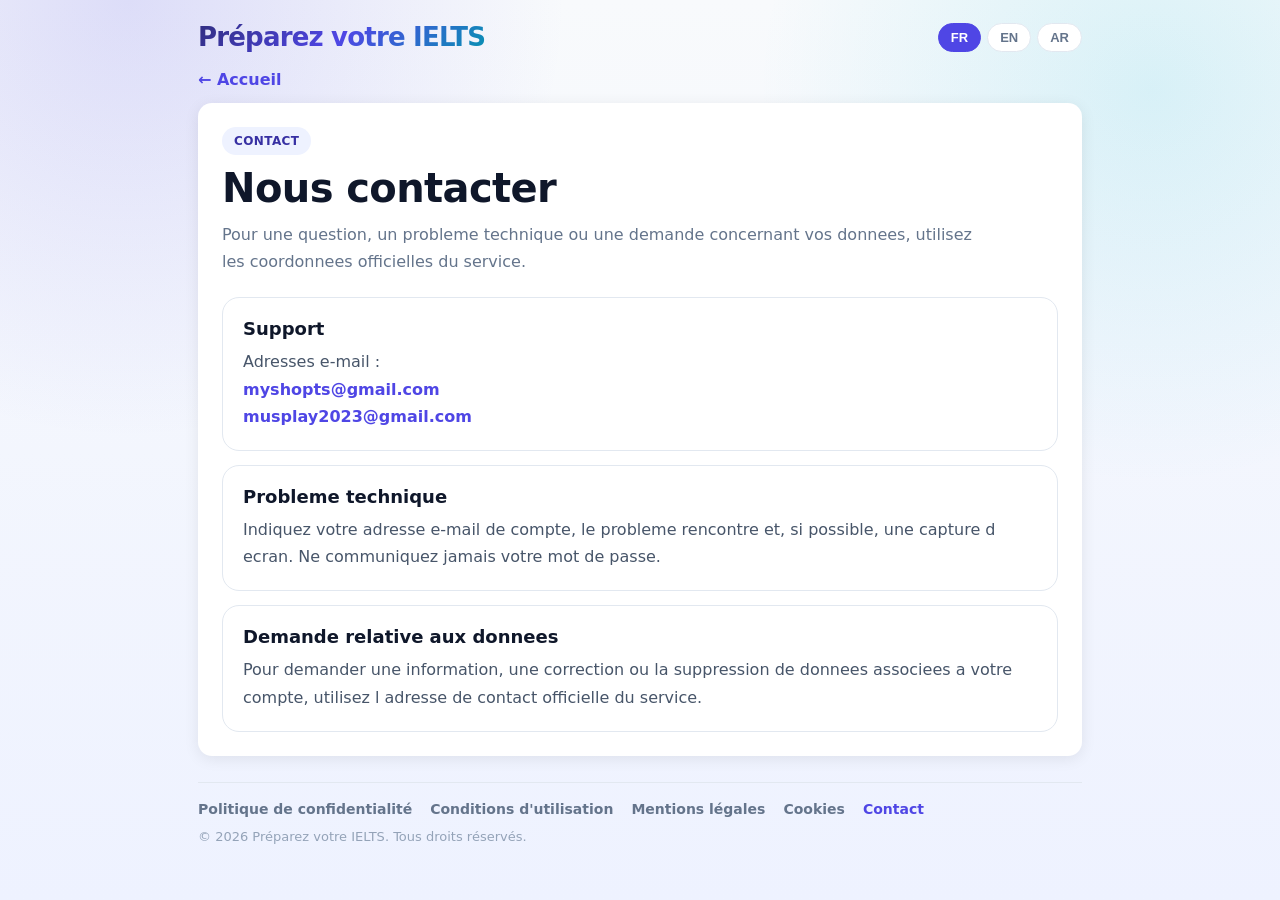
<file: contact.html>
<!DOCTYPE html>
<html lang="fr">
<head>
  <meta charset="UTF-8">
  <meta name="viewport" content="width=device-width, initial-scale=1">
  <title>Préparez votre IELTS</title>
  <link rel="stylesheet" href="legal.css">
</head>
<body data-page="contact">
  <div class="wrap">
    <div class="top">
      <a class="brand" href="index.html">Préparez votre IELTS</a>
      <div class="lang">
        <button type="button" data-lang="fr">FR</button>
        <button type="button" data-lang="en">EN</button>
        <button type="button" data-lang="ar">AR</button>
      </div>
    </div>

    <a id="homeLink" class="back" href="index.html">← Accueil</a>

    <main class="card">
      <div id="kicker" class="kicker"></div>
      <h1 id="title"></h1>
      <p id="lead" class="lead"></p>
      <div id="content" class="content"></div>
      <noscript>
        <p>Active JavaScript pour afficher cette page. / Enable JavaScript to display this page.</p>
        <p><a href="mailto:myshopts@gmail.com">myshopts@gmail.com</a><br><a href="mailto:musplay2023@gmail.com">musplay2023@gmail.com</a></p>
      </noscript>
    </main>

    <footer class="site-footer">
      <nav id="footerNav"></nav>
      <span id="copyright"></span>
    </footer>
  </div>
  <!-- Adresses de support affichées dans le bloc « Support » (FR / EN / AR) -->
  <script>
    window.SUPPORT_EMAILS = ['myshopts@gmail.com', 'musplay2023@gmail.com'];
  </script>
  <script src="legal-pages.js"></script>
</body>
</html>
</file>
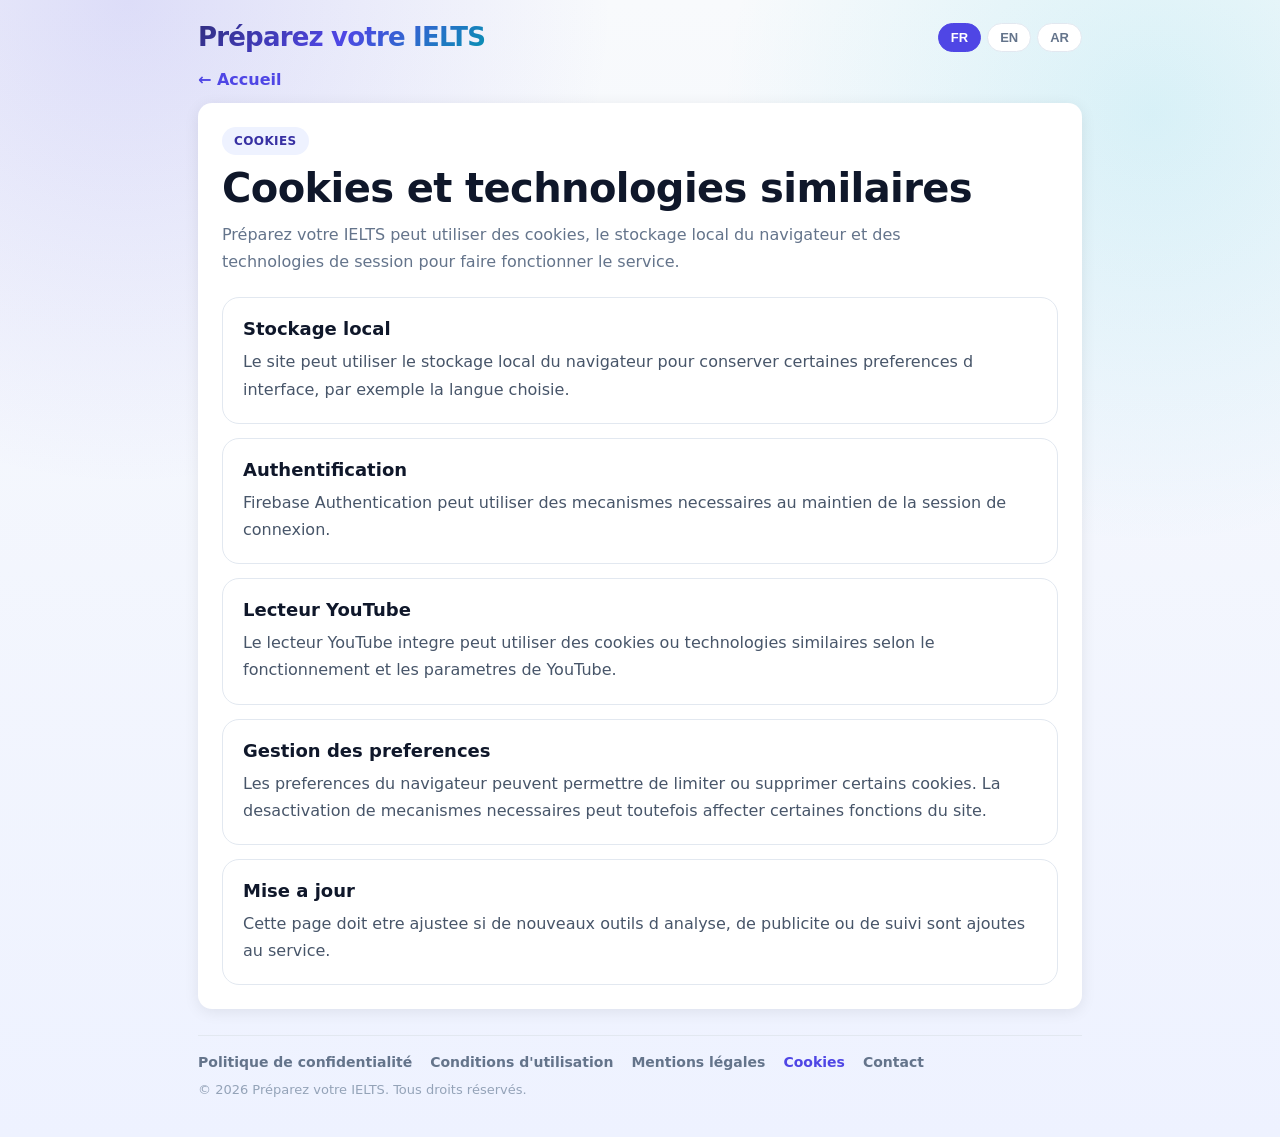
<file: cookies.html>
<!DOCTYPE html>
<html lang="fr">
<head>
  <meta charset="UTF-8">
  <meta name="viewport" content="width=device-width, initial-scale=1">
  <title>Préparez votre IELTS</title>
  <link rel="stylesheet" href="legal.css">
</head>
<body data-page="cookies">
  <div class="wrap">
    <div class="top">
      <a class="brand" href="index.html">Préparez votre IELTS</a>
      <div class="lang">
        <button type="button" data-lang="fr">FR</button>
        <button type="button" data-lang="en">EN</button>
        <button type="button" data-lang="ar">AR</button>
      </div>
    </div>

    <a id="homeLink" class="back" href="index.html">← Accueil</a>

    <main class="card">
      <div id="kicker" class="kicker"></div>
      <h1 id="title"></h1>
      <p id="lead" class="lead"></p>
      <div id="content" class="content"></div>
      <noscript><p>Active JavaScript pour afficher cette page. / Enable JavaScript to display this page.</p></noscript>
    </main>

    <footer class="site-footer">
      <nav id="footerNav"></nav>
      <span id="copyright"></span>
    </footer>
  </div>
  <script src="legal-pages.js"></script>
</body>
</html>
</file>
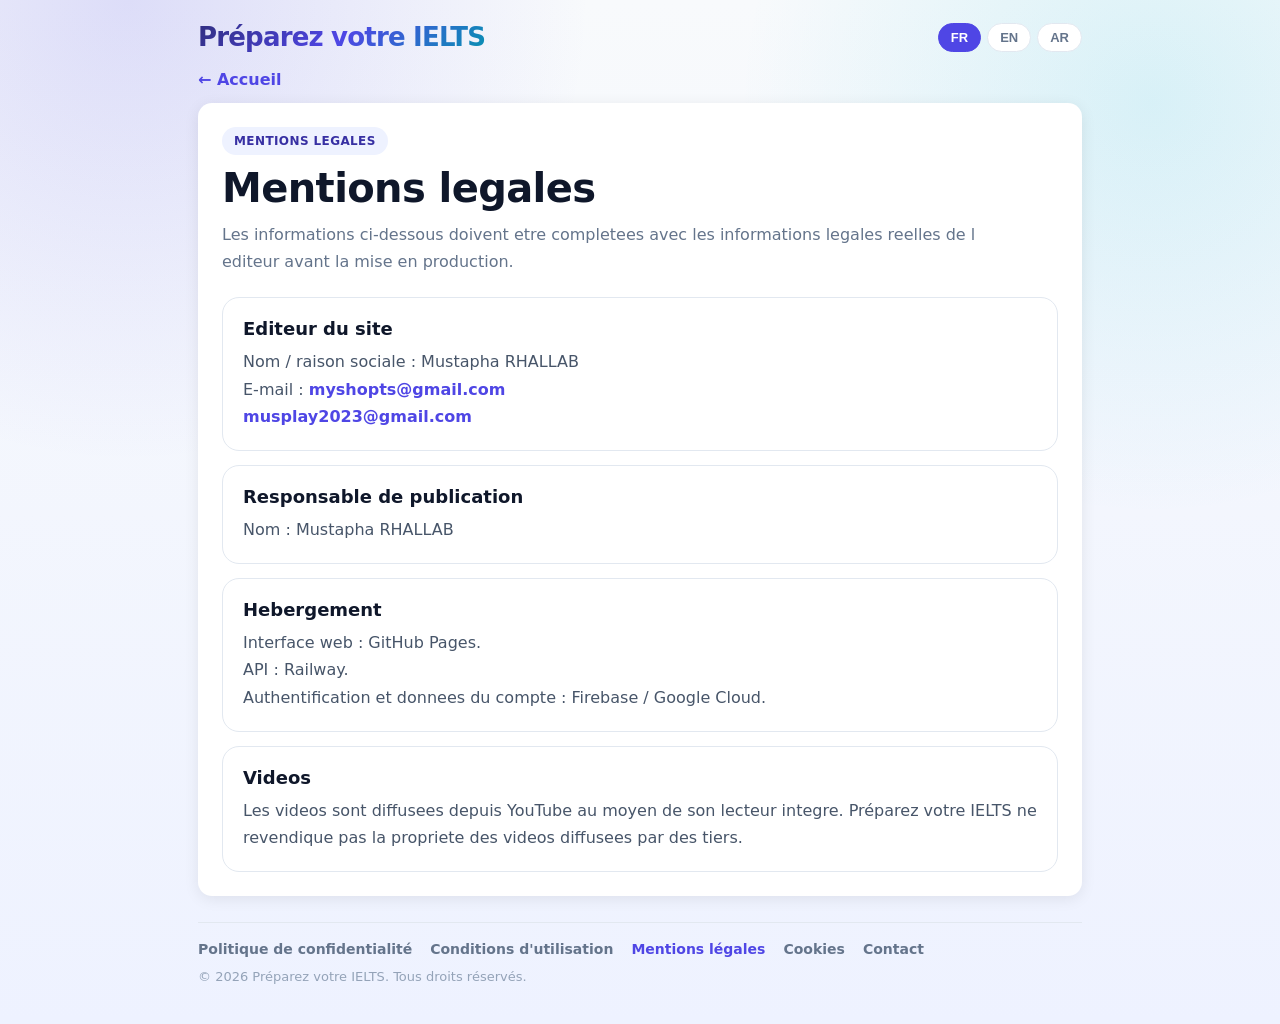
<file: legal-notice.html>
<!DOCTYPE html>
<html lang="fr">
<head>
  <meta charset="UTF-8">
  <meta name="viewport" content="width=device-width, initial-scale=1">
  <title>Préparez votre IELTS</title>
  <link rel="stylesheet" href="legal.css">
</head>
<body data-page="legal">
  <div class="wrap">
    <div class="top">
      <a class="brand" href="index.html">Préparez votre IELTS</a>
      <div class="lang">
        <button type="button" data-lang="fr">FR</button>
        <button type="button" data-lang="en">EN</button>
        <button type="button" data-lang="ar">AR</button>
      </div>
    </div>

    <a id="homeLink" class="back" href="index.html">← Accueil</a>

    <main class="card">
      <div id="kicker" class="kicker"></div>
      <h1 id="title"></h1>
      <p id="lead" class="lead"></p>
      <div id="content" class="content"></div>
      <noscript><p>Active JavaScript pour afficher cette page. / Enable JavaScript to display this page.</p></noscript>
    </main>

    <footer class="site-footer">
      <nav id="footerNav"></nav>
      <span id="copyright"></span>
    </footer>
  </div>
  <script src="legal-pages.js"></script>
</body>
</html>
</file>
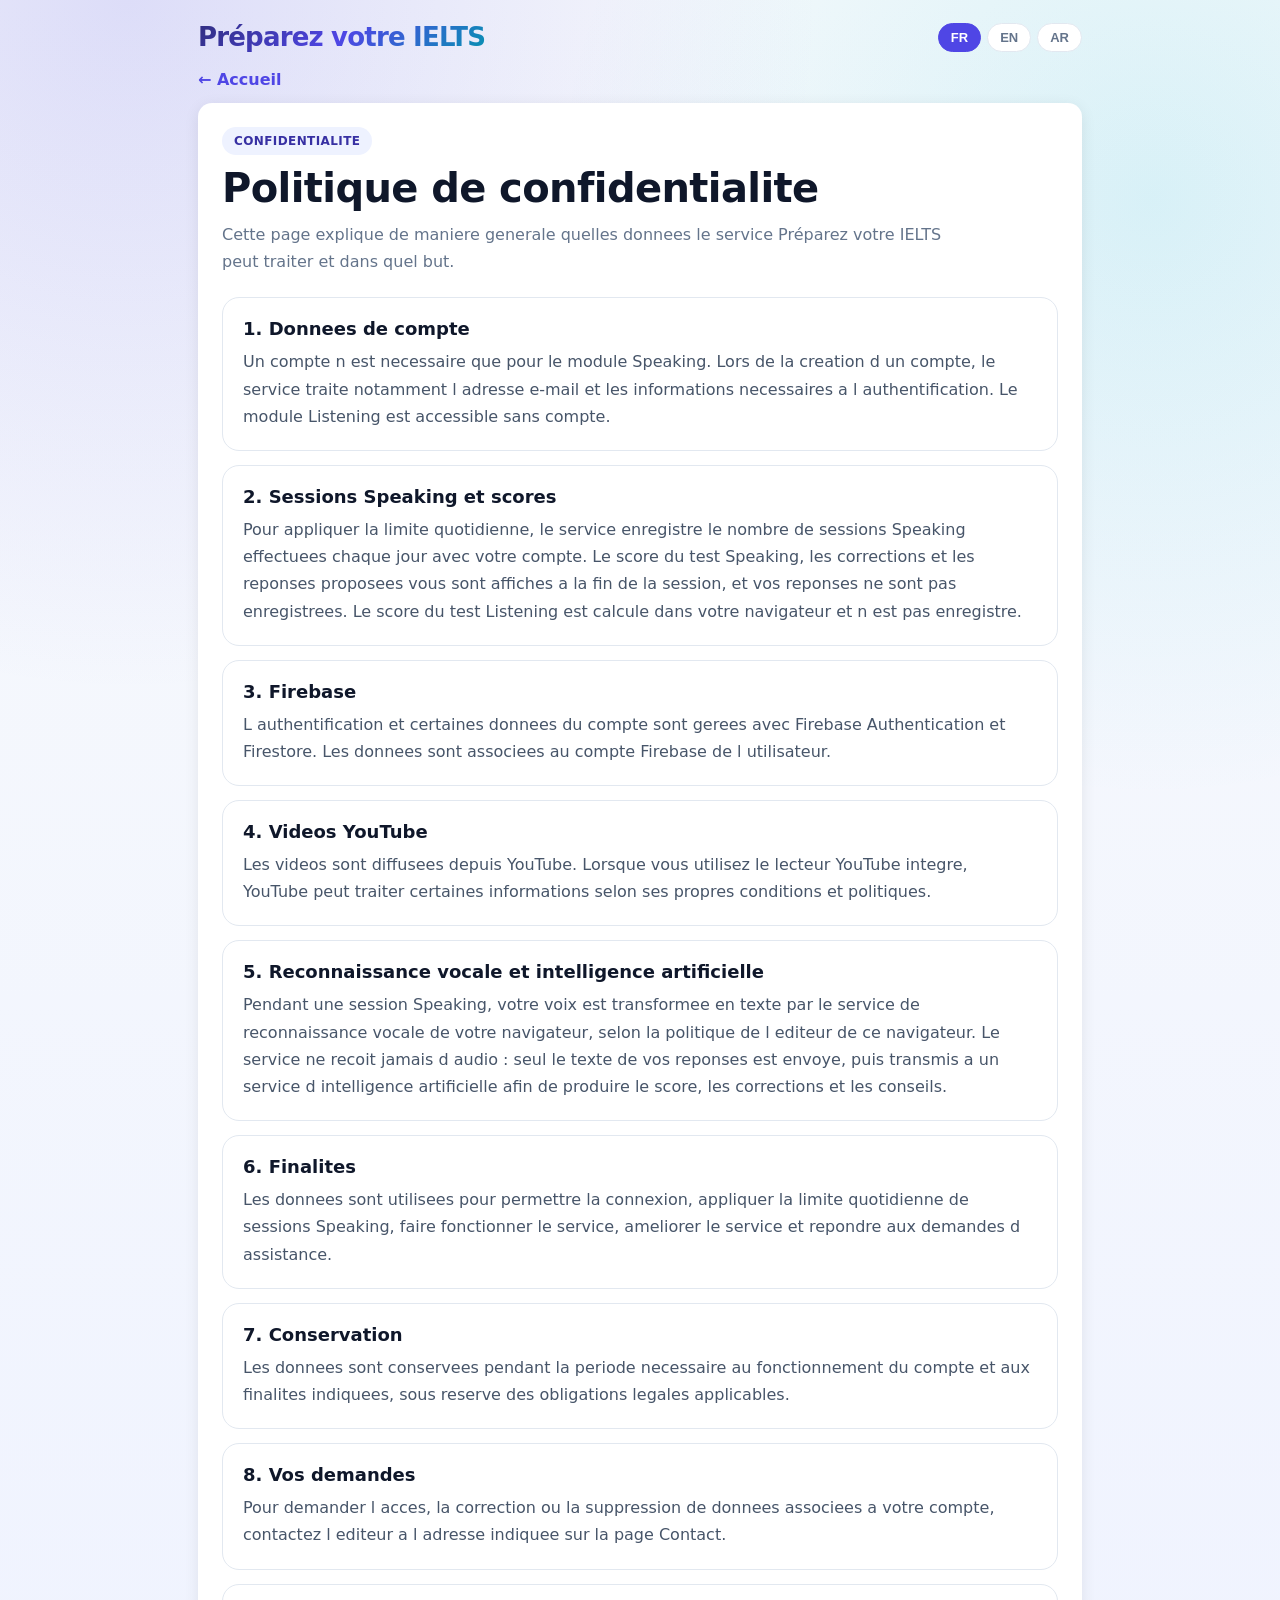
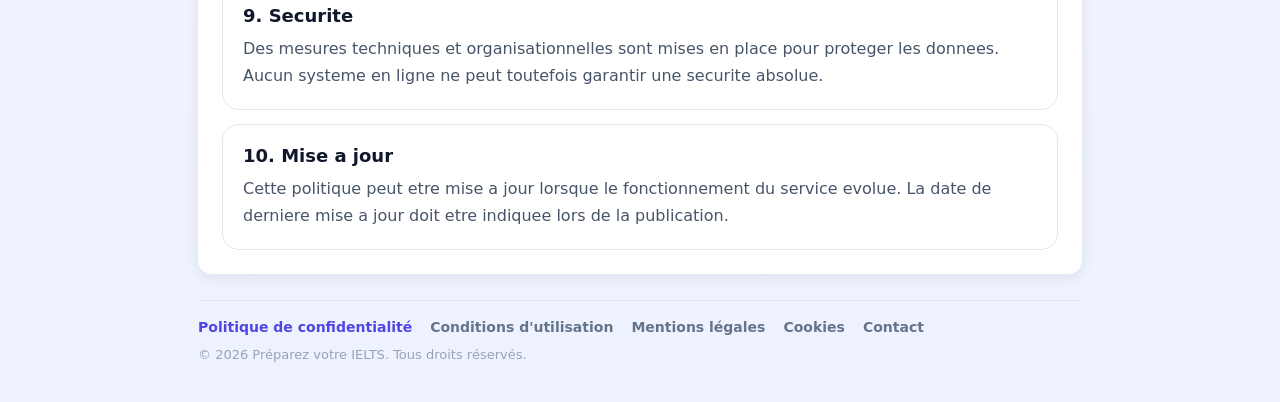
<file: privacy.html>
<!DOCTYPE html>
<html lang="fr">
<head>
  <meta charset="UTF-8">
  <meta name="viewport" content="width=device-width, initial-scale=1">
  <title>Préparez votre IELTS</title>
  <link rel="stylesheet" href="legal.css">
</head>
<body data-page="privacy">
  <div class="wrap">
    <div class="top">
      <a class="brand" href="index.html">Préparez votre IELTS</a>
      <div class="lang">
        <button type="button" data-lang="fr">FR</button>
        <button type="button" data-lang="en">EN</button>
        <button type="button" data-lang="ar">AR</button>
      </div>
    </div>

    <a id="homeLink" class="back" href="index.html">← Accueil</a>

    <main class="card">
      <div id="kicker" class="kicker"></div>
      <h1 id="title"></h1>
      <p id="lead" class="lead"></p>
      <div id="content" class="content"></div>
      <noscript><p>Active JavaScript pour afficher cette page. / Enable JavaScript to display this page.</p></noscript>
    </main>

    <footer class="site-footer">
      <nav id="footerNav"></nav>
      <span id="copyright"></span>
    </footer>
  </div>
  <script src="legal-pages.js"></script>
</body>
</html>
</file>
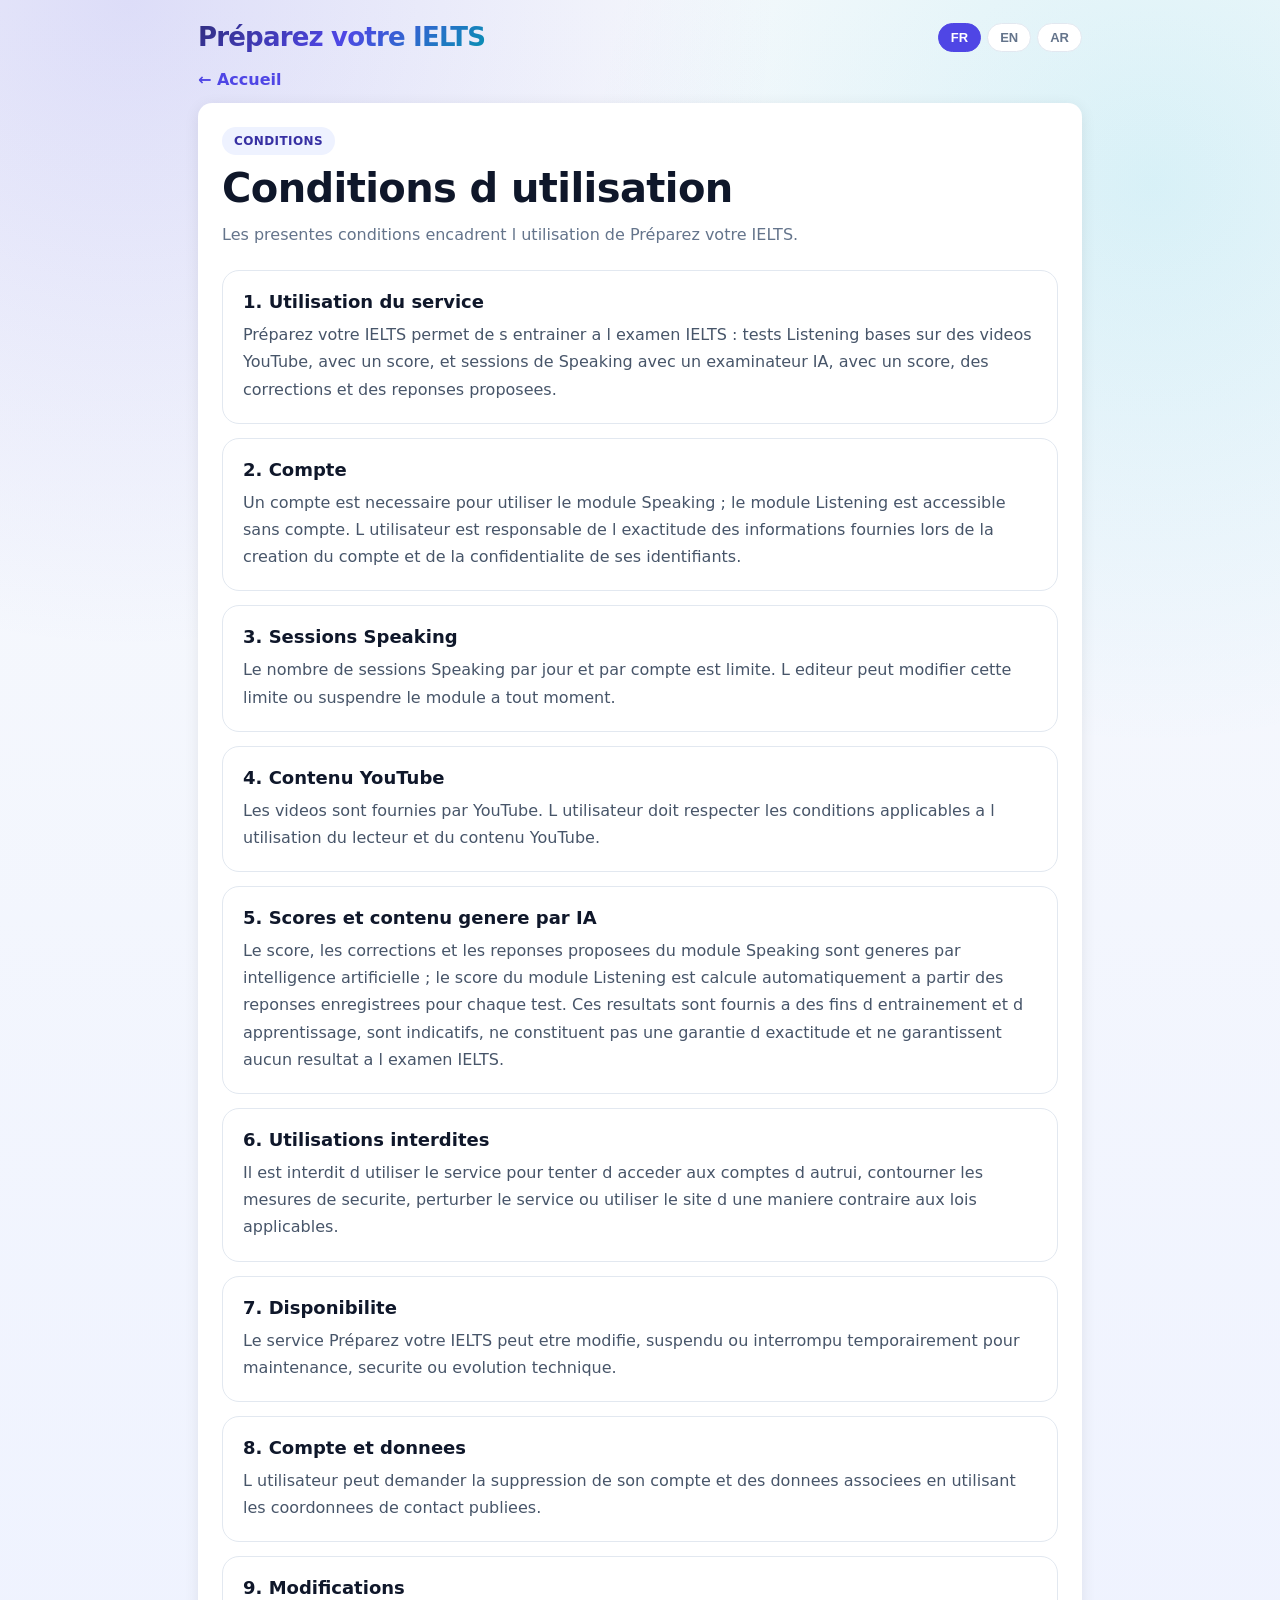
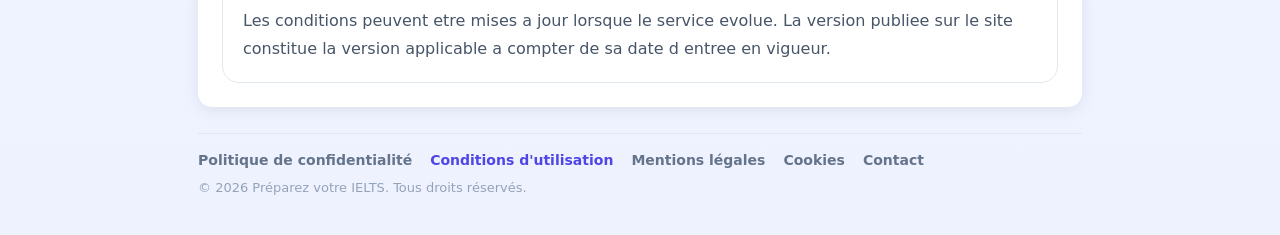
<file: terms.html>
<!DOCTYPE html>
<html lang="fr">
<head>
  <meta charset="UTF-8">
  <meta name="viewport" content="width=device-width, initial-scale=1">
  <title>Préparez votre IELTS</title>
  <link rel="stylesheet" href="legal.css">
</head>
<body data-page="terms">
  <div class="wrap">
    <div class="top">
      <a class="brand" href="index.html">Préparez votre IELTS</a>
      <div class="lang">
        <button type="button" data-lang="fr">FR</button>
        <button type="button" data-lang="en">EN</button>
        <button type="button" data-lang="ar">AR</button>
      </div>
    </div>

    <a id="homeLink" class="back" href="index.html">← Accueil</a>

    <main class="card">
      <div id="kicker" class="kicker"></div>
      <h1 id="title"></h1>
      <p id="lead" class="lead"></p>
      <div id="content" class="content"></div>
      <noscript><p>Active JavaScript pour afficher cette page. / Enable JavaScript to display this page.</p></noscript>
    </main>

    <footer class="site-footer">
      <nav id="footerNav"></nav>
      <span id="copyright"></span>
    </footer>
  </div>
  <script src="legal-pages.js"></script>
</body>
</html>
</file>
<file: legal.css>
* { box-sizing: border-box; }

:root {
  --primary: #4f46e5;
  --ink: #0f172a;
  --muted: #64748b;
  --line: #e2e8f0;
}

body {
  margin: 0;
  font-family: Inter, ui-sans-serif, system-ui, -apple-system, BlinkMacSystemFont, "Segoe UI", Arial, sans-serif;
  color: var(--ink);
  background:
    radial-gradient(circle at 10% 0%, rgba(79,70,229,.16), transparent 30%),
    radial-gradient(circle at 90% 10%, rgba(6,182,212,.13), transparent 28%),
    linear-gradient(180deg, #f8fafc 0%, #eef2ff 100%);
  min-height: 100vh;
}

.wrap { max-width: 920px; margin: 0 auto; padding: 22px 18px 40px; }

.top { display: flex; justify-content: space-between; align-items: center; gap: 14px; flex-wrap: wrap; margin-bottom: 18px; }

.brand {
  font-size: 26px; font-weight: 800; letter-spacing: -.8px; text-decoration: none;
  background: linear-gradient(135deg, #312e81, #4f46e5 50%, #0891b2);
  -webkit-background-clip: text; background-clip: text; color: transparent;
}

.lang { display: flex; gap: 6px; }
.lang button {
  border: 1px solid var(--line); background: #fff; color: var(--muted); border-radius: 999px;
  padding: 6px 12px; font-size: 13px; font-weight: 700; cursor: pointer;
}
.lang button.active { background: var(--primary); border-color: var(--primary); color: #fff; }

.back {
  display: inline-block; margin-bottom: 14px; color: var(--primary); font-weight: 700;
  text-decoration: none;
}
.back:hover { text-decoration: underline; }

.card {
  background: #fff; border-radius: 14px; padding: 24px; margin-bottom: 20px;
  box-shadow: 0 3px 15px rgba(0, 0, 0, .08);
}

.kicker {
  display: inline-flex; padding: 7px 12px; border-radius: 999px; background: #eef2ff; color: #3730a3;
  font-size: 12px; font-weight: 800; letter-spacing: .4px; margin-bottom: 10px;
}

h1 { margin: 0 0 10px; font-size: clamp(28px, 5vw, 40px); letter-spacing: -.6px; }
.lead { margin: 0 0 22px; color: var(--muted); line-height: 1.7; max-width: 760px; }

.content { display: grid; gap: 14px; }
.info-block { padding: 20px; border: 1px solid var(--line); border-radius: 17px; background: #fff; }
.info-block h3 { margin: 0 0 9px; font-size: 18px; color: var(--ink); }
.info-block p { margin: 0; color: #475569; line-height: 1.7; }
.info-block ul { margin: 8px 0 0; padding-left: 21px; color: #475569; line-height: 1.75; }
a { color: var(--primary); font-weight: 600; }

.info-block a { text-decoration: none; }
.info-block a:hover { text-decoration: underline; }

[dir="rtl"] .info-block ul { padding-left: 0; padding-right: 21px; }

.legal-placeholder {
  display: inline-block; padding: 2px 7px; border-radius: 6px; background: #fff7ed; color: #9a3412; font-weight: 700;
}

.site-footer { margin-top: 26px; padding-top: 18px; border-top: 1px solid var(--line); color: #94a3b8; font-size: 13px; }
.site-footer nav { display: flex; flex-wrap: wrap; gap: 8px 18px; margin-bottom: 12px; }
.site-footer a { color: #64748b; font-weight: 600; font-size: 14px; text-decoration: none; }
.site-footer a:hover { color: var(--primary); }
.site-footer a[aria-current="page"] { color: var(--primary); }

@media (max-width: 600px) {
  .card { padding: 18px; }
}
</file>
